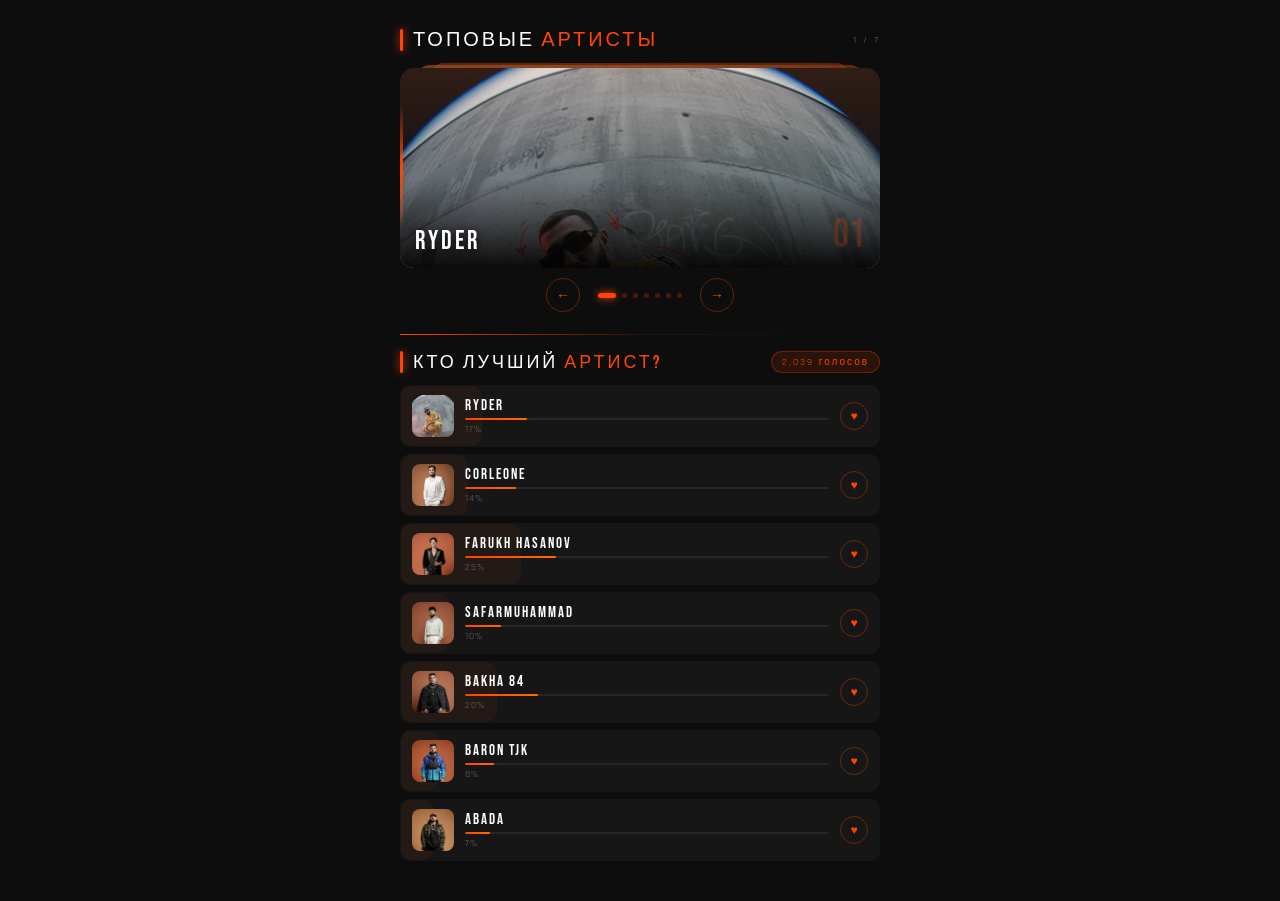
<file: artists-block.html>
<!DOCTYPE html>
<html lang="ru">
<head>
<meta charset="UTF-8">
<meta name="viewport" content="width=device-width, initial-scale=1.0">
<title>ZARBA — Топовые Артисты</title>
<link href="https://fonts.googleapis.com/css2?family=Bebas+Neue&family=Rajdhani:wght@400;600;700&display=swap" rel="stylesheet">
<style>
/* ─── RESET ─── */
*, *::before, *::after { margin:0; padding:0; box-sizing:border-box; -webkit-tap-highlight-color:transparent; }

:root {
  --or: #FF4500;
  --or2: #FF6B00;
  --dark: #0d0d0d;
  --dark2: #161616;
  --dark3: #1e1e1e;
  --grey: #666;
}

body {
  background: var(--dark);
  font-family: 'Rajdhani', sans-serif;
  color: #fff;
  /* max-width убери если встраиваешь в сайт */
  max-width: 520px;
  margin: 0 auto;
  padding-bottom: 40px;
}

/* ─── SECTION HEADER ─── */
.sec-head {
  display: flex;
  align-items: center;
  gap: 10px;
  padding: 28px 20px 16px;
}
.sec-bar {
  width: 3px; height: 22px;
  background: var(--or);
  border-radius: 2px;
  box-shadow: 0 0 10px var(--or);
  flex-shrink: 0;
}
.sec-title {
  font-family: 'Bebas Neue', sans-serif;
  font-size: 20px;
  letter-spacing: 3px;
}
.sec-title span { color: var(--or); }
.sec-counter {
  margin-left: auto;
  font-size: 10px;
  letter-spacing: 2px;
  color: var(--grey);
  text-transform: uppercase;
}

/* ─── STACK CARD ─── */
.stack-wrap {
  position: relative;
  height: 200px;
  margin: 0 20px;
  user-select: none;
}

.art-card {
  position: absolute;
  inset: 0;
  border-radius: 14px;
  overflow: hidden;
  cursor: grab;
  will-change: transform;
  touch-action: pan-y;
}
.art-card:active { cursor: grabbing; }

.art-card > img {
  width: 100%; height: 100%;
  object-fit: cover;
  object-position: top center;
  display: block;
  pointer-events: none;
}

.art-overlay {
  position: absolute; inset: 0;
  background: linear-gradient(to top,
    rgba(0,0,0,.93) 0%,
    rgba(0,0,0,.28) 45%,
    rgba(255,69,0,.10) 100%);
  pointer-events: none;
}

.art-accent {
  position: absolute;
  left: 0; top: 18%; bottom: 18%;
  width: 3px;
  background: linear-gradient(180deg, transparent, var(--or), transparent);
  border-radius: 2px;
}

.art-namebar {
  position: absolute;
  bottom: 13px; left: 15px; right: 15px;
  display: flex;
  align-items: flex-end;
  justify-content: space-between;
}
.art-name {
  font-family: 'Bebas Neue', sans-serif;
  font-size: 26px;
  letter-spacing: 3px;
  line-height: 1;
  text-shadow: 0 2px 10px rgba(0,0,0,.8);
}
.art-num {
  font-family: 'Bebas Neue', sans-serif;
  font-size: 40px;
  color: rgba(255,69,0,.22);
  line-height: 1;
}

/* ─── NAV DOTS ─── */
.nav-row {
  display: flex;
  align-items: center;
  justify-content: center;
  gap: 18px;
  margin: 10px 20px 0;
}
.nav-btn {
  width: 34px; height: 34px;
  border-radius: 50%;
  background: transparent;
  border: 1px solid rgba(255,69,0,.35);
  color: var(--or);
  font-size: 14px;
  cursor: pointer;
  display: flex; align-items: center; justify-content: center;
  transition: all .2s;
}
.nav-btn:hover, .nav-btn:active {
  background: var(--or); color: #fff;
  box-shadow: 0 0 14px rgba(255,69,0,.5);
}
.dots-wrap { display: flex; gap: 6px; align-items: center; }
.dot {
  width: 5px; height: 5px;
  border-radius: 50%;
  background: rgba(255,69,0,.25);
  cursor: pointer;
  transition: all .3s;
}
.dot.on {
  width: 18px; border-radius: 3px;
  background: var(--or);
  box-shadow: 0 0 8px var(--or);
}

/* ─── DIVIDER ─── */
.divider {
  height: 1px;
  margin: 22px 20px 0;
  background: linear-gradient(90deg, var(--or), rgba(255,69,0,.1), transparent);
}

/* ─── VOTING ─── */
.vote-head {
  display: flex;
  align-items: center;
  justify-content: space-between;
  padding: 16px 20px 12px;
}
.vote-head-left { display: flex; align-items: center; gap: 10px; }
.vote-title {
  font-family: 'Bebas Neue', sans-serif;
  font-size: 18px;
  letter-spacing: 3px;
}
.vote-title span { color: var(--or); }
.vote-pill {
  background: rgba(255,69,0,.12);
  border: 1px solid rgba(255,69,0,.3);
  border-radius: 20px;
  padding: 4px 10px;
  font-size: 10px;
  letter-spacing: 2px;
  color: var(--or);
  white-space: nowrap;
}

/* ─── VOTE LIST ─── */
.vote-list {
  display: flex;
  flex-direction: column;
  gap: 7px;
  padding: 0 20px;
}

.vote-row {
  display: flex;
  align-items: center;
  gap: 11px;
  background: var(--dark2);
  border-radius: 10px;
  padding: 9px 11px;
  cursor: pointer;
  border: 1px solid transparent;
  transition: border-color .3s, background .3s, transform .15s;
  position: relative;
  overflow: hidden;
}
.vote-row:active { transform: scale(.98); }
.vote-row.voted {
  border-color: var(--or);
  background: rgba(255,69,0,.07);
}

.vr-bg {
  position: absolute;
  left:0; top:0; bottom:0;
  background: rgba(255,69,0,.055);
  border-radius: 10px;
  width: 0%;
  transition: width 1s cubic-bezier(.23,1,.32,1);
  pointer-events: none;
  z-index: 0;
}

.vr-avatar {
  width: 42px; height: 42px;
  border-radius: 8px;
  object-fit: cover;
  object-position: top;
  flex-shrink: 0;
  position: relative; z-index: 1;
  filter: saturate(.65);
  transition: filter .3s;
}
.vote-row.voted .vr-avatar { filter: saturate(1); }

.vr-info {
  flex: 1; min-width: 0;
  position: relative; z-index: 1;
}
.vr-name {
  font-family: 'Bebas Neue', sans-serif;
  font-size: 15px;
  letter-spacing: 2px;
  line-height: 1;
  white-space: nowrap;
  overflow: hidden;
  text-overflow: ellipsis;
}
.vr-bar-wrap {
  margin-top: 5px; height: 2px;
  background: rgba(255,255,255,.07);
  border-radius: 2px; overflow: hidden;
}
.vr-bar {
  height: 100%; width: 0%;
  background: linear-gradient(90deg, var(--or), var(--or2));
  border-radius: 2px;
  box-shadow: 0 0 6px var(--or);
  transition: width 1s cubic-bezier(.23,1,.32,1);
}
.vr-pct {
  font-size: 10px; letter-spacing: 1px;
  color: var(--grey); margin-top: 3px;
}
.vote-row.voted .vr-pct { color: var(--or); }

.vr-icon {
  width: 28px; height: 28px;
  border-radius: 50%;
  border: 1px solid rgba(255,69,0,.35);
  background: transparent;
  color: var(--or); font-size: 12px;
  display: flex; align-items: center; justify-content: center;
  flex-shrink: 0;
  position: relative; z-index: 1;
  transition: all .25s;
}
.vote-row.voted .vr-icon {
  background: var(--or); color: #fff;
  border-color: var(--or);
  box-shadow: 0 0 12px rgba(255,69,0,.5);
}

.vr-corner {
  position: absolute; top:0; right:0;
  width:0; height:0;
  border-top: 24px solid var(--or);
  border-left: 24px solid transparent;
  border-radius: 0 10px 0 0;
  opacity: 0; z-index: 2;
  transition: opacity .3s;
}
.vr-corner::after {
  content:'✓';
  position: absolute;
  top:-22px; right:2px;
  font-size: 9px; color:#fff; font-weight:700;
}
.vote-row.voted .vr-corner { opacity: 1; }

@keyframes vFlash {
  0%   { background: rgba(255,69,0,.22); }
  100% { background: rgba(255,69,0,.07); }
}
.vote-row.vflash { animation: vFlash .4s ease-out; }
</style>
</head>
<body>

<!-- ══ ТОПОВЫЕ АРТИСТЫ ══ -->
<div class="sec-head">
  <div class="sec-bar"></div>
  <div class="sec-title">ТОПОВЫЕ <span>АРТИСТЫ</span></div>
  <div class="sec-counter" id="artCounter">1 / 7</div>
</div>

<div class="stack-wrap" id="stackWrap"></div>

<div class="nav-row">
  <button class="nav-btn" id="prevBtn">←</button>
  <div class="dots-wrap" id="dotsWrap"></div>
  <button class="nav-btn" id="nextBtn">→</button>
</div>

<div class="divider"></div>

<!-- ══ ГОЛОСОВАНИЕ ══ -->
<div class="vote-head">
  <div class="vote-head-left">
    <div class="sec-bar"></div>
    <div class="vote-title">КТО ЛУЧШИЙ <span>АРТИСТ?</span></div>
  </div>
  <div class="vote-pill" id="totalPill">0 голосов</div>
</div>

<div class="vote-list" id="voteList"></div>

<script>
/* ── ДАННЫЕ ── */
const IMG = 'assets/top-artist/';
const ARTISTS = [
  { name:'RYDER',          file:'ryder.jpg',        votes:342 },
  { name:'CORLEONE',       file:'corleone.jpg',      votes:287 },
  { name:'FARUKH HASANOV', file:'farukhhasanov.jpg', votes:519 },
  { name:'SAFARMUHAMMAD',  file:'safarmuhammad.jpg', votes:198 },
  { name:'BAKHA 84',       file:'baha84.jpg',        votes:403 },
  { name:'BARON TJK',      file:'barontjk.jpg',      votes:156 },
  { name:'ABADA',          file:'abada.png',         votes:134 },
];

let cur = 0;
let voted = null;
let counts = ARTISTS.map(a => a.votes);

/* ══════════════════════════
   STACK SLIDER
══════════════════════════ */
const wrap  = document.getElementById('stackWrap');
const cards = [];

function getT(i) {
  const d = i - cur;
  if (d === 0) return { y:0,   s:1,    o:1,   z:10 };
  if (d === 1) return { y:-10, s:.93,  o:.7,  z:9  };
  if (d === 2) return { y:-18, s:.87,  o:.4,  z:8  };
  if (d < 0)   return { y:160, s:.9,   o:0,   z:1  };
  return             { y:-24, s:.83,  o:0,   z:7  };
}

function apply(animated) {
  cards.forEach((el, i) => {
    const t = getT(i);
    el.style.transition = animated
      ? 'transform .45s cubic-bezier(.23,1,.32,1), opacity .45s ease'
      : 'none';
    el.style.transform = `translateY(${t.y}px) scale(${t.s})`;
    el.style.opacity   = t.o;
    el.style.zIndex    = t.z;
  });
  document.querySelectorAll('.dot').forEach((d,i) => d.classList.toggle('on', i === cur));
  document.getElementById('artCounter').textContent = `${cur+1} / ${ARTISTS.length}`;
}

ARTISTS.forEach((a, i) => {
  const el = document.createElement('div');
  el.className = 'art-card';
  el.innerHTML = `
    <img src="${IMG}${a.file}" alt="${a.name}" onerror="this.style.background='#1e1e1e'">
    <div class="art-overlay"></div>
    <div class="art-accent"></div>
    <div class="art-namebar">
      <div class="art-name">${a.name}</div>
      <div class="art-num">${String(i+1).padStart(2,'0')}</div>
    </div>`;

  let sx=0, dx=0, drag=false;

  el.addEventListener('pointerdown', e => {
    if (i !== cur) return;
    sx=e.clientX; dx=0; drag=true;
    el.setPointerCapture(e.pointerId);
    el.style.transition = 'none';
  });
  el.addEventListener('pointermove', e => {
    if (!drag) return;
    dx = e.clientX - sx;
    el.style.transform = `translateY(0) scale(1) translateX(${dx}px) rotate(${dx*.04}deg)`;
  });
  el.addEventListener('pointerup', () => {
    if (!drag) return; drag=false;
    if      (dx < -60 && cur < ARTISTS.length-1) cur++;
    else if (dx >  60 && cur > 0)                cur--;
    apply(true);
  });
  el.addEventListener('pointercancel', () => { drag=false; apply(true); });

  wrap.appendChild(el);
  cards.push(el);
});

/* dots */
const dotsWrap = document.getElementById('dotsWrap');
ARTISTS.forEach((_,i) => {
  const d = document.createElement('div');
  d.className = 'dot' + (i===0?' on':'');
  d.addEventListener('click', () => { cur=i; apply(true); });
  dotsWrap.appendChild(d);
});

document.getElementById('prevBtn').addEventListener('click', () => { if(cur>0){cur--;apply(true);} });
document.getElementById('nextBtn').addEventListener('click', () => { if(cur<ARTISTS.length-1){cur++;apply(true);} });

apply(false);

/* ══════════════════════════
   VOTING
══════════════════════════ */
function total() { return counts.reduce((s,v) => s+v, 0); }

function buildVoting() {
  const list = document.getElementById('voteList');
  document.getElementById('totalPill').textContent = total().toLocaleString() + ' голосов';
  list.innerHTML = '';

  ARTISTS.forEach((a, i) => {
    const pct = Math.round(counts[i] / total() * 100);
    const row = document.createElement('div');
    row.className = 'vote-row' + (voted===i?' voted':'');
    row.id = `vr-${i}`;
    row.innerHTML = `
      <div class="vr-bg" id="vbg-${i}"></div>
      <div class="vr-corner"></div>
      <img class="vr-avatar" src="${IMG}${a.file}" alt="${a.name}" onerror="this.style.background='#222'">
      <div class="vr-info">
        <div class="vr-name">${a.name}</div>
        <div class="vr-bar-wrap"><div class="vr-bar" id="vbar-${i}"></div></div>
        <div class="vr-pct" id="vpct-${i}">0%</div>
      </div>
      <div class="vr-icon">${voted===i?'✓':'♥'}</div>`;

    row.addEventListener('click', () => vote(i));
    list.appendChild(row);

    /* анимированный старт баров */
    setTimeout(() => {
      const bar = document.getElementById(`vbar-${i}`);
      const bg  = document.getElementById(`vbg-${i}`);
      const pctEl = document.getElementById(`vpct-${i}`);
      if (bar)   bar.style.width   = pct + '%';
      if (bg)    bg.style.width    = pct + '%';
      if (pctEl) pctEl.textContent = pct + '%';
    }, 120 + i * 65);
  });
}

function vote(idx) {
  if (voted === idx) return;
  if (voted !== null) counts[voted]--;
  voted = idx;
  counts[idx]++;

  const t = total();
  document.getElementById('totalPill').textContent = t.toLocaleString() + ' голосов';

  ARTISTS.forEach((_, i) => {
    const pct   = Math.round(counts[i] / t * 100);
    const row   = document.getElementById(`vr-${i}`);
    const bar   = document.getElementById(`vbar-${i}`);
    const bg    = document.getElementById(`vbg-${i}`);
    const pctEl = document.getElementById(`vpct-${i}`);
    const icon  = row && row.querySelector('.vr-icon');

    if (!row) return;
    row.classList.toggle('voted', i === idx);
    if (i === idx) {
      row.classList.add('vflash');
      setTimeout(() => row.classList.remove('vflash'), 400);
    }
    if (bar)   bar.style.width   = pct + '%';
    if (bg)    bg.style.width    = pct + '%';
    if (pctEl) pctEl.textContent = pct + '%';
    if (icon)  icon.textContent  = i === idx ? '✓' : '♥';
  });
}

buildVoting();
</script>
</body>
</html>
</file>
